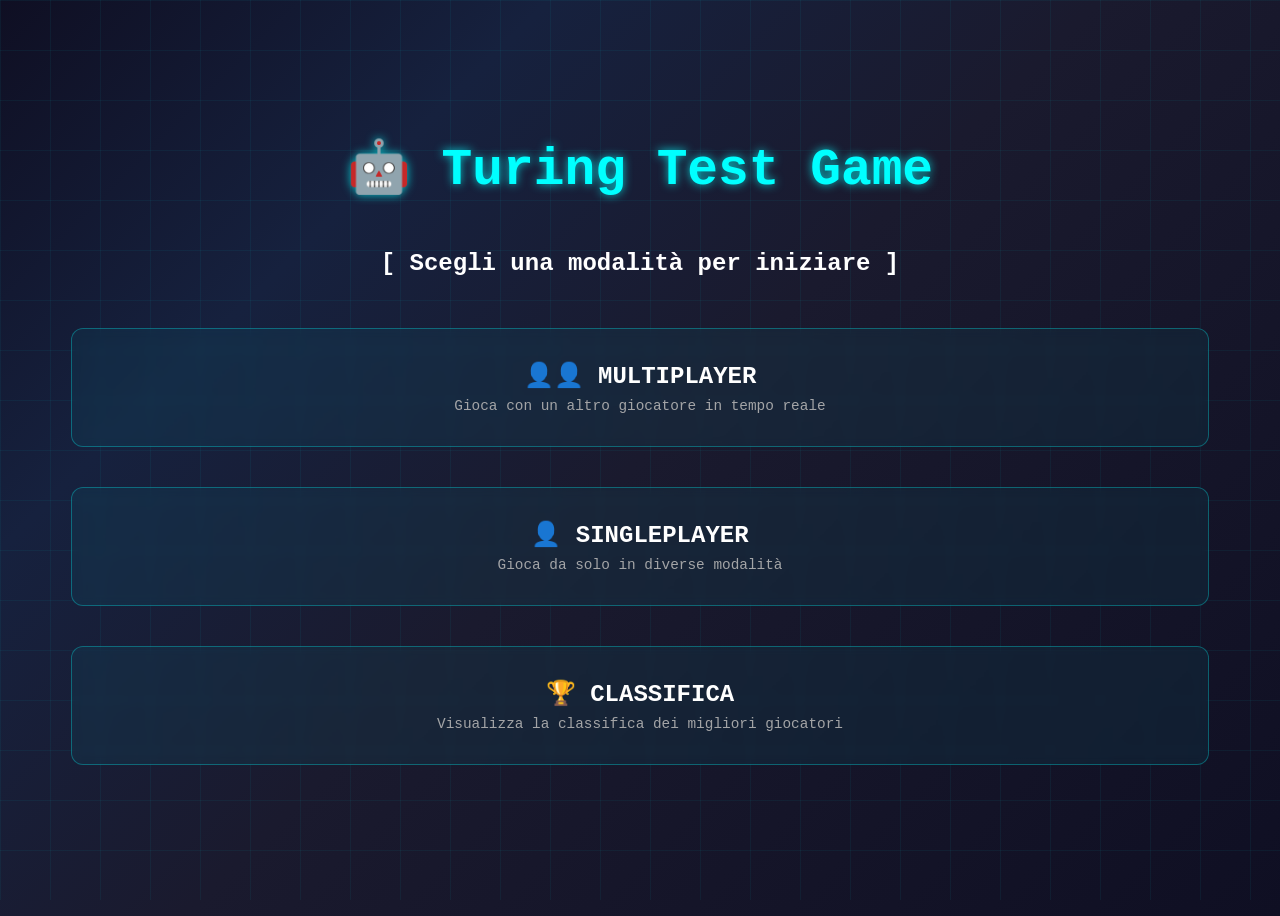
<file: frontend/src/templates/index.html>
<!DOCTYPE html>
<html>
<head>
    <meta name="viewport" content="width=device-width, initial-scale=1.0">
    <meta charset="utf-8" />
    <title>Turing Test Game - Home</title>
    <link rel="stylesheet" href="../static/index.css">
</head>
<body>
    <div class="container">
        <h1 class="title">🤖 Turing Test Game</h1>
        <div class="subtitle">
            [ Scegli una modalità per iniziare ]
        </div>
        
        <div class="mode-buttons">
            <a href="/multiplayer" class="mode-button multiplayer-button">
                <h3>👤👤 MULTIPLAYER</h3>
                <div class="mode-description">
                    Gioca con un altro giocatore in tempo reale
                </div>
            </a>
            
            <a href="/singleplayer" class="mode-button singleplayer-button">
                <h3>👤 SINGLEPLAYER</h3>
                <div class="mode-description">
                    Gioca da solo in diverse modalità
                </div>
            </a>
            <!-- Nuovo pulsante classifica -->
            <a href="/ranking" id="show-ranking-btn" class="mode-button ranking-button">
                <h3>🏆 CLASSIFICA</h3>
                <div class="mode-description">
                    Visualizza la classifica dei migliori giocatori
                </div>
            </a>
        </div>
        <!-- Container per la classifica dentro il box principale -->
        <div id="ranking-container" style="margin-top: 2rem;"></div>

    </div>

</body>
</html>
</file>
<file: frontend/src/static/index.css>
body {
    font-family: 'Share Tech Mono', monospace;
    background: linear-gradient(135deg, #0f0f23 0%, #16213e 25%, #1a1a2e 50%, #0f0f23 100%);
    color: #e0e0e0;
    min-height: 100vh;
    display: flex;
    justify-content: center;
    align-items: center;
}

.title {
    font-size: 3.2rem;
    font-weight: 900;
    margin-bottom: 0.5rem;
    text-shadow: 0 0 10px #00ffffc1;
    font-family: 'Orbitron', monospace;
    letter-spacing: 0px;
    color: #00ffff;
}

body::before {
    content: '';
    position: fixed;
    top: 0;
    left: 0;
    width: 100%;
    height: 100%;
    background-image: 
        linear-gradient(rgba(0, 255, 255, 0.05) 1px, transparent 1px),
        linear-gradient(90deg, rgba(0, 255, 255, 0.05) 1px, transparent 1px);
    background-size: 50px 50px;
    pointer-events: none;
    z-index: -1;
}

.container {
    text-align: center;
    width: 90%;
}

h1 {
    color: #ffffff;
    margin-bottom: 1rem;
    font-size: 2.5rem;
}

.subtitle {
    color: #ffffff;
    margin-top: 3rem;
    margin-bottom: 3rem;
    font-size: 1.5rem;
    font-weight: 700;
    line-height: 1.4;
}

.mode-buttons {
    display: flex;
    flex-direction: column;
    gap: 1.5rem;
}

a {
    text-decoration: none;
}

.mode-button h3{
    font-size: 1.5rem;
    font-weight: 700;
    margin-bottom: 0.5rem;
    margin-top: 0;
    color: #ffffff;
    font-family: 'Orbitron', monospace;
    text-align: center;
}

.mode-button {
    background: rgba(0, 255, 255, 0.05);
    border: 1px solid rgba(0, 255, 255, 0.3);
    border-radius: 12px;
    padding: 2rem;
    margin-bottom: 1.5rem;
    cursor: pointer;
    transition: all 0.2s ease;
    backdrop-filter: blur(5px);
    color: #b3b3b3;
    margin-bottom: 1rem;
    font-size: 1rem;
    font-family: 'Share Tech Mono', monospace;
}

.mode-button:hover{
    background: rgba(0, 255, 255, 0.1);
    border-color: #00ffff;
    transform: translateY(-7px);
}


.mode-description {
    font-size: 0.9rem;
    opacity: 0.9;
    margin-top: 0.5rem;
    font-weight: normal;
}


@media (max-width: 600px) {
    .container {
        padding: 2rem;
    }
    
    h1 {
        font-size: 2rem;
    }
    
    .mode-button {
        padding: 1.2rem 1.5rem;
        font-size: 1.1rem;
    }
}
</file>
